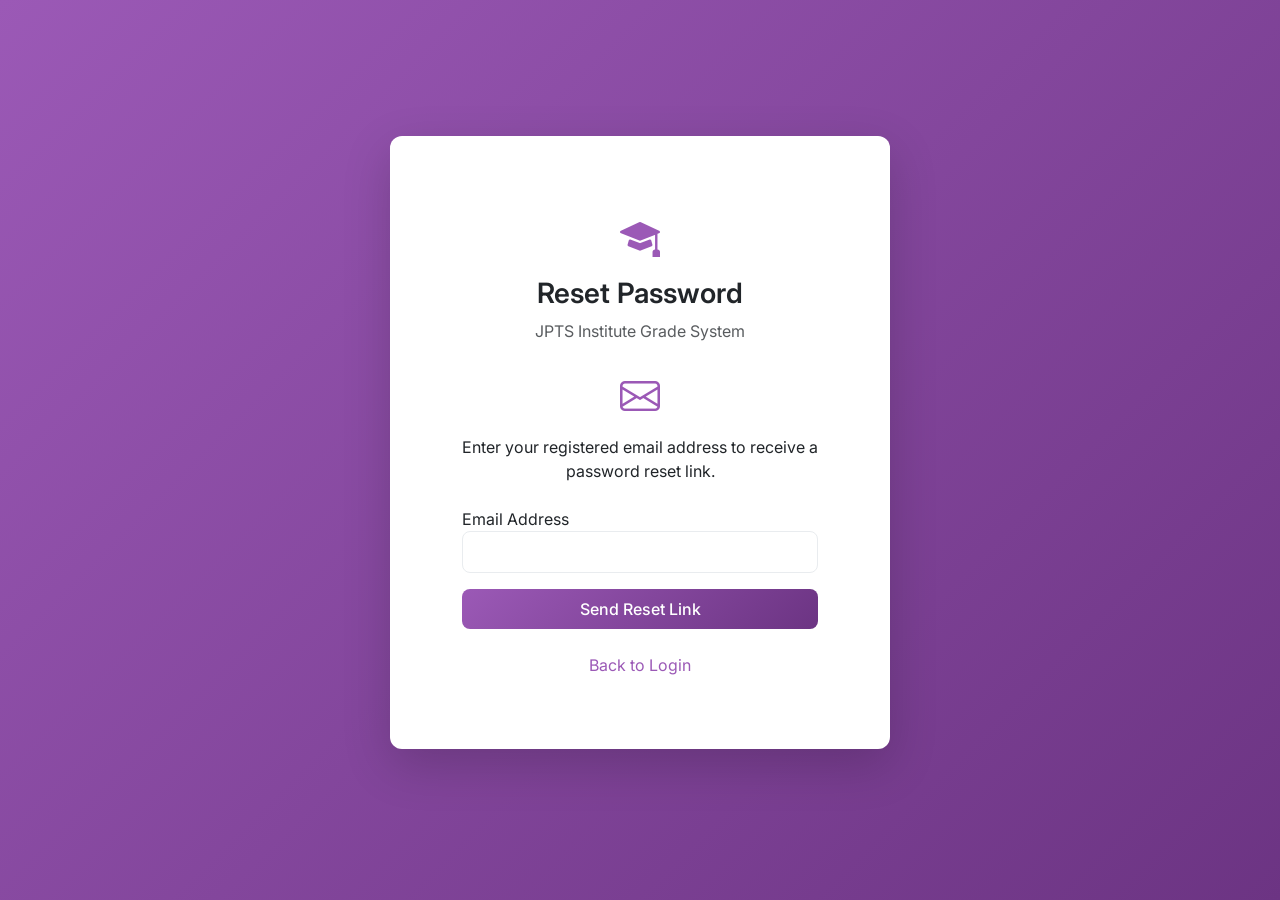
<file: forgot-password.html>
<!-- forgot-password.html - Password Recovery -->
<!DOCTYPE html>
<html lang="en">
<head>
    <meta charset="UTF-8">
    <meta name="viewport" content="width=device-width, initial-scale=1.0">
    <!-- Prevent bfcache and extension conflicts -->
    <meta http-equiv="Cache-Control" content="no-cache, no-store, must-revalidate">
    <meta http-equiv="Pragma" content="no-cache">
    <meta http-equiv="Expires" content="0">
    <title>Forgot Password | JPTS Institute</title>
    <link href="https://cdn.jsdelivr.net/npm/bootstrap@5.3.0/dist/css/bootstrap.min.css" rel="stylesheet">
    <link rel="stylesheet" href="https://cdn.jsdelivr.net/npm/bootstrap-icons@1.11.1/font/bootstrap-icons.css">
    <link href="https://fonts.googleapis.com/css2?family=Inter:wght@300;400;500;600;700&display=swap" rel="stylesheet">
    <link rel="stylesheet" href="assets/css/style.css">
    <style>
        .recovery-container {
            max-width: 500px;
            margin: 0 auto;
        }
        .step {
            display: none;
        }
        .step.active {
            display: block;
            animation: fadeIn 0.5s;
        }
    </style>
</head>
<body class="auth-body">
    <div class="container">
        <div class="recovery-container">
            <div class="card shadow-lg border-0">
                <div class="card-body p-5">
                    <div class="text-center mb-4">
                        <i class="bi bi-mortarboard-fill fs-1 text-primary"></i>
                        <h3 class="mt-2">Reset Password</h3>
                        <p class="text-muted">JPTS Institute Grade System</p>
                    </div>

                    <!-- Step 1: Email -->
                    <div id="step1" class="step active">
                        <div class="text-center mb-4">
                            <i class="bi bi-envelope fs-1 text-primary"></i>
                            <p class="mt-2">Enter your registered email address to receive a password reset link.</p>
                        </div>
                        <form id="emailForm">
                            <div class="mb-3">
                                <label>Email Address</label>
                                <input type="email" class="form-control" id="resetEmail" required>
                            </div>
                            <button type="submit" class="btn btn-primary w-100">Send Reset Link</button>
                        </form>
                    </div>

                    <!-- Step 2: OTP -->
                    <div id="step2" class="step">
                        <div class="text-center mb-4">
                            <i class="bi bi-shield-lock fs-1 text-primary"></i>
                            <p class="mt-2">Enter the 6-digit code sent to your email.</p>
                        </div>
                        <form id="otpForm">
                            <div class="mb-3">
                                <label>Verification Code</label>
                                <input type="text" class="form-control" id="otpCode" maxlength="6" required placeholder="123456">
                            </div>
                            <button type="submit" class="btn btn-primary w-100">Verify Code</button>
                        </form>
                        <div class="text-center mt-3">
                            <button class="btn btn-link" onclick="resendOTP()">Resend Code</button>
                        </div>
                    </div>

                    <!-- Step 3: New Password -->
                    <div id="step3" class="step">
                        <div class="text-center mb-4">
                            <i class="bi bi-key fs-1 text-primary"></i>
                            <p class="mt-2">Create a new strong password for your account.</p>
                        </div>
                        <form id="passwordForm">
                            <div class="mb-3">
                                <label>New Password</label>
                                <input type="password" class="form-control" id="newPassword" required>
                            </div>
                            <div class="mb-3">
                                <label>Confirm Password</label>
                                <input type="password" class="form-control" id="confirmNewPassword" required>
                            </div>
                            <button type="submit" class="btn btn-primary w-100">Reset Password</button>
                        </form>
                    </div>

                    <div class="text-center mt-4">
                        <a href="login.html" class="text-decoration-none">Back to Login</a>
                    </div>
                </div>
            </div>
        </div>
    </div>

    <script src="https://cdn.jsdelivr.net/npm/bootstrap@5.3.0/dist/js/bootstrap.bundle.min.js"></script>
    <script src="assets/js/storage.js"></script>
    <script src="assets/js/auth.js"></script>
    <script>
        let resetEmail = '';
        let generatedOTP = '';

        document.getElementById('emailForm').addEventListener('submit', (e) => {
            e.preventDefault();
            resetEmail = document.getElementById('resetEmail').value;
            
            // Check if email exists
            const user = Storage.findOne('users', u => u.email === resetEmail) || 
                         Storage.findOne('students', s => s.email === resetEmail);
            
            if (!user) {
                Auth.showToast('Email not found in our records', 'danger');
                return;
            }
            
            // Generate OTP
            generatedOTP = Math.floor(100000 + Math.random() * 900000).toString();
            Auth.showToast(`OTP sent: ${generatedOTP} (Demo)`, 'success');
            
            // Move to step 2
            document.getElementById('step1').classList.remove('active');
            document.getElementById('step2').classList.add('active');
        });

        document.getElementById('otpForm').addEventListener('submit', (e) => {
            e.preventDefault();
            const enteredOTP = document.getElementById('otpCode').value;
            
            if (enteredOTP !== generatedOTP) {
                Auth.showToast('Invalid verification code', 'danger');
                return;
            }
            
            document.getElementById('step2').classList.remove('active');
            document.getElementById('step3').classList.add('active');
        });

        document.getElementById('passwordForm').addEventListener('submit', (e) => {
            e.preventDefault();
            const newPassword = document.getElementById('newPassword').value;
            const confirmPassword = document.getElementById('confirmNewPassword').value;
            
            if (newPassword.length < 8) {
                Auth.showToast('Password must be at least 8 characters', 'warning');
                return;
            }
            
            if (newPassword !== confirmPassword) {
                Auth.showToast('Passwords do not match', 'danger');
                return;
            }
            
            // Update password
            let user = Storage.findOne('users', u => u.email === resetEmail);
            if (user) {
                Storage.update('users', user.id, { password: btoa(newPassword) });
            } else {
                let student = Storage.findOne('students', s => s.email === resetEmail);
                if (student) {
                    Storage.update('students', student.id, { password: btoa(newPassword) });
                }
            }
            
            Auth.showToast('Password reset successful! Please login with your new password.', 'success');
            setTimeout(() => window.location.href = 'login.html', 2000);
        });

        function resendOTP() {
            generatedOTP = Math.floor(100000 + Math.random() * 900000).toString();
            Auth.showToast(`New OTP sent: ${generatedOTP} (Demo)`, 'success');
        }
    </script>
</body>
</html>
</file>
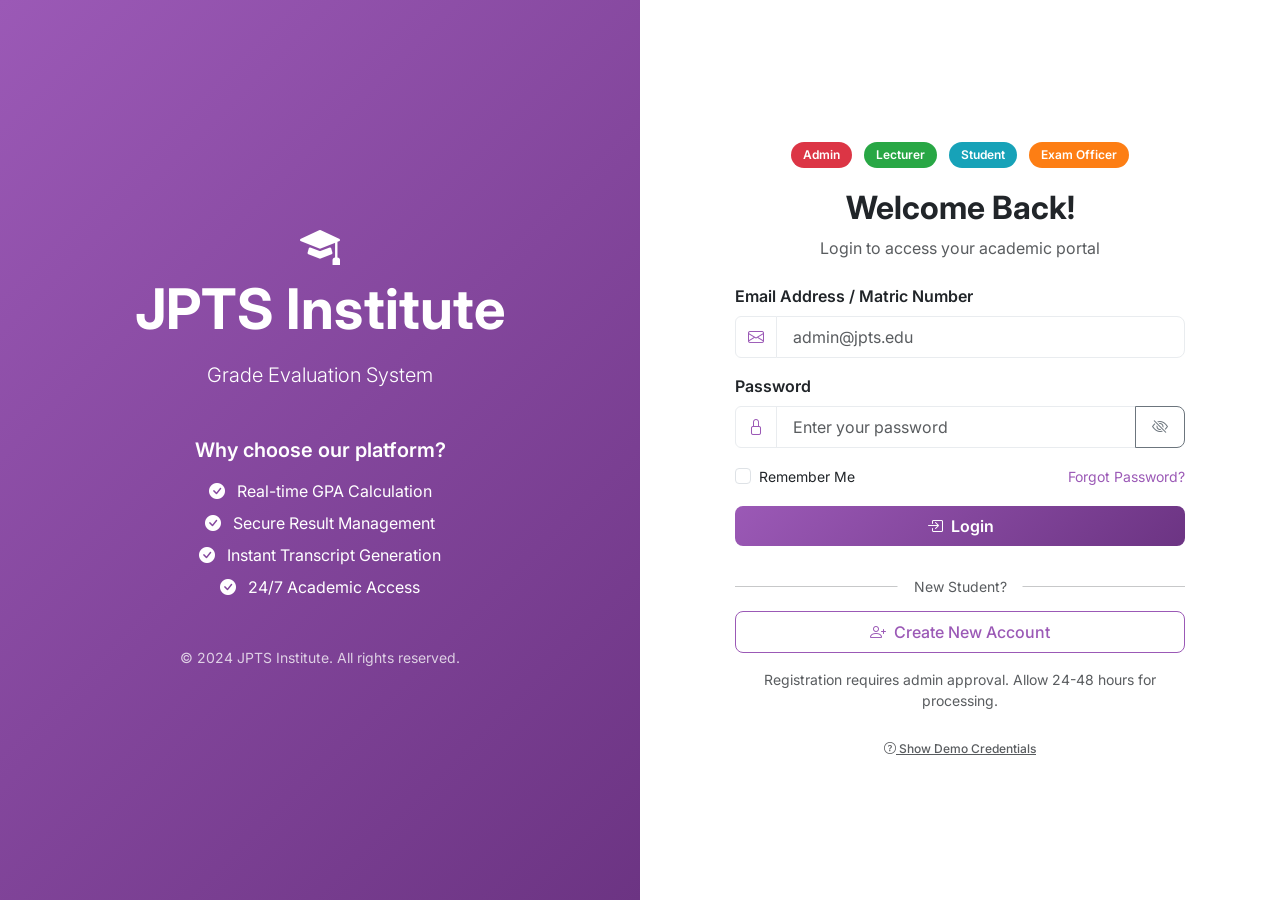
<file: login.html>
<!-- login.html - PATCHED VERSION (only changed sections shown) -->
<!-- Replace the entire login.html content with this fixed version -->

<!DOCTYPE html>
<html lang="en">
<head>
    <meta charset="UTF-8">
    <meta name="viewport" content="width=device-width, initial-scale=1.0">
    <!-- Prevent bfcache and extension conflicts -->
    <meta http-equiv="Cache-Control" content="no-cache, no-store, must-revalidate">
    <meta http-equiv="Pragma" content="no-cache">
    <meta http-equiv="Expires" content="0">
    <title>Login | JPTS Institute - Grade Evaluation System</title>
    <link href="https://cdn.jsdelivr.net/npm/bootstrap@5.3.0/dist/css/bootstrap.min.css" rel="stylesheet">
    <link rel="stylesheet" href="https://cdn.jsdelivr.net/npm/bootstrap-icons@1.11.1/font/bootstrap-icons.css">
    <link href="https://fonts.googleapis.com/css2?family=Inter:wght@300;400;500;600;700;800&display=swap" rel="stylesheet">
    <link rel="stylesheet" href="assets/css/style.css">
    <style>
        .split-screen {
            display: flex;
            min-height: 100vh;
        }
        .left-panel {
            flex: 1;
            background: var(--gradient-primary);
            display: flex;
            align-items: center;
            justify-content: center;
            padding: 2rem;
            position: relative;
            overflow: hidden;
        }
        .right-panel {
            flex: 1;
            display: flex;
            align-items: center;
            justify-content: center;
            padding: 2rem;
            background: var(--bg-light);
        }
        .login-container {
            max-width: 450px;
            width: 100%;
            animation: fadeInUp 0.6s;
        }
        .role-badge {
            display: inline-block;
            padding: 0.25rem 0.75rem;
            border-radius: 20px;
            font-size: 0.75rem;
            font-weight: 600;
            margin: 0.25rem;
        }
        .role-badge.admin { background: #dc3545; color: white; }
        .role-badge.lecturer { background: #28a745; color: white; }
        .role-badge.student { background: #17a2b8; color: white; }
        .role-badge.exam { background: #fd7e14; color: white; }
        @media (max-width: 768px) {
            .split-screen { flex-direction: column; }
            .left-panel { padding: 3rem 2rem; }
        }
        @keyframes fadeInUp {
            from {
                opacity: 0;
                transform: translateY(20px);
            }
            to {
                opacity: 1;
                transform: translateY(0);
            }
        }
    </style>
</head>
<body>
    <div class="split-screen">
        <!-- Left Panel - Branding & Features -->
        <div class="left-panel">
            <div class="text-center text-white" style="position: relative; z-index: 1;">
                <i class="bi bi-mortarboard-fill fs-1 mb-3"></i>
                <h1 class="display-4 fw-bold mb-3">JPTS Institute</h1>
                <p class="lead mb-4">Grade Evaluation System</p>
                <div class="mt-5">
                    <h5>Why choose our platform?</h5>
                    <ul class="list-unstyled mt-3">
                        <li class="mb-2"><i class="bi bi-check-circle-fill me-2"></i> Real-time GPA Calculation</li>
                        <li class="mb-2"><i class="bi bi-check-circle-fill me-2"></i> Secure Result Management</li>
                        <li class="mb-2"><i class="bi bi-check-circle-fill me-2"></i> Instant Transcript Generation</li>
                        <li class="mb-2"><i class="bi bi-check-circle-fill me-2"></i> 24/7 Academic Access</li>
                    </ul>
                </div>
                <div class="mt-5">
                    <p class="small opacity-75">© 2024 JPTS Institute. All rights reserved.</p>
                </div>
            </div>
        </div>

        <!-- Right Panel - Login Form -->
        <div class="right-panel">
            <div class="login-container">
                <div class="text-center mb-4">
                    <div class="mb-3">
                        <span class="role-badge admin">Admin</span>
                        <span class="role-badge lecturer">Lecturer</span>
                        <span class="role-badge student">Student</span>
                        <span class="role-badge exam">Exam Officer</span>
                    </div>
                    <h2 class="fw-bold">Welcome Back!</h2>
                    <p class="text-muted">Login to access your academic portal</p>
                </div>

                <form id="loginForm">
                    <div class="mb-3">
                        <label class="form-label fw-semibold">Email Address / Matric Number</label>
                        <div class="input-group">
                            <span class="input-group-text bg-white"><i class="bi bi-envelope text-primary"></i></span>
                            <input type="email" class="form-control" id="email" required placeholder="admin@jpts.edu">
                        </div>
                    </div>
                    <div class="mb-3">
                        <label class="form-label fw-semibold">Password</label>
                        <div class="input-group">
                            <span class="input-group-text bg-white"><i class="bi bi-lock text-primary"></i></span>
                            <input type="password" class="form-control" id="password" required placeholder="Enter your password">
                            <button class="btn btn-outline-secondary toggle-password" type="button">
                                <i class="bi bi-eye-slash"></i>
                            </button>
                        </div>
                    </div>
                    <div class="mb-3 d-flex justify-content-between align-items-center">
                        <div class="form-check">
                            <input type="checkbox" class="form-check-input" id="rememberMe">
                            <label class="form-check-label small">Remember Me</label>
                        </div>
                        <a href="forgot-password.html" class="text-decoration-none small">Forgot Password?</a>
                    </div>
                    <button type="submit" class="btn btn-primary w-100 py-2 mb-3 fw-semibold">
                        <i class="bi bi-box-arrow-in-right me-2"></i>Login
                    </button>
                </form>

                <div class="text-center">
                    <div class="position-relative my-4">
                        <hr>
                        <span class="position-absolute top-50 start-50 translate-middle bg-white px-3 text-muted small">New Student?</span>
                    </div>
                    <!-- FIXED: Use correct relative path -->
                    <a href="register.html" class="btn btn-outline-primary w-100 py-2" id="registerBtn">
                        <i class="bi bi-person-plus me-2"></i>Create New Account
                    </a>
                    <p class="mt-3 small text-muted">
                        Registration requires admin approval. Allow 24-48 hours for processing.
                    </p>
                </div>

                <!-- Demo Credentials -->
                <div class="mt-4">
                    <div class="text-center">
                        <button class="btn btn-link btn-sm text-muted" type="button" data-bs-toggle="collapse" data-bs-target="#demoCredentials">
                            <i class="bi bi-question-circle"></i> Show Demo Credentials
                        </button>
                    </div>
                    <div class="collapse mt-2" id="demoCredentials">
                        <div class="card card-body bg-light small">
                            <p class="mb-1"><strong>👑 Admin:</strong> admin@jpts.edu / admin123</p>
                            <p class="mb-1"><strong>👨‍🏫 Lecturer:</strong> lecturer@jpts.edu / lecturer123</p>
                            <p class="mb-1"><strong>👩‍🎓 Student:</strong> student@jpts.edu / student123</p>
                            <p class="mb-0"><strong>📋 Exam Officer:</strong> exam.officer@jpts.edu / exam123</p>
                        </div>
                    </div>
                </div>
            </div>
        </div>
    </div>

    <script src="https://cdn.jsdelivr.net/npm/bootstrap@5.3.0/dist/js/bootstrap.bundle.min.js"></script>
    <script src="assets/js/storage.js"></script>
    <script src="assets/js/auth.js"></script>
</body>
</html>
</file>
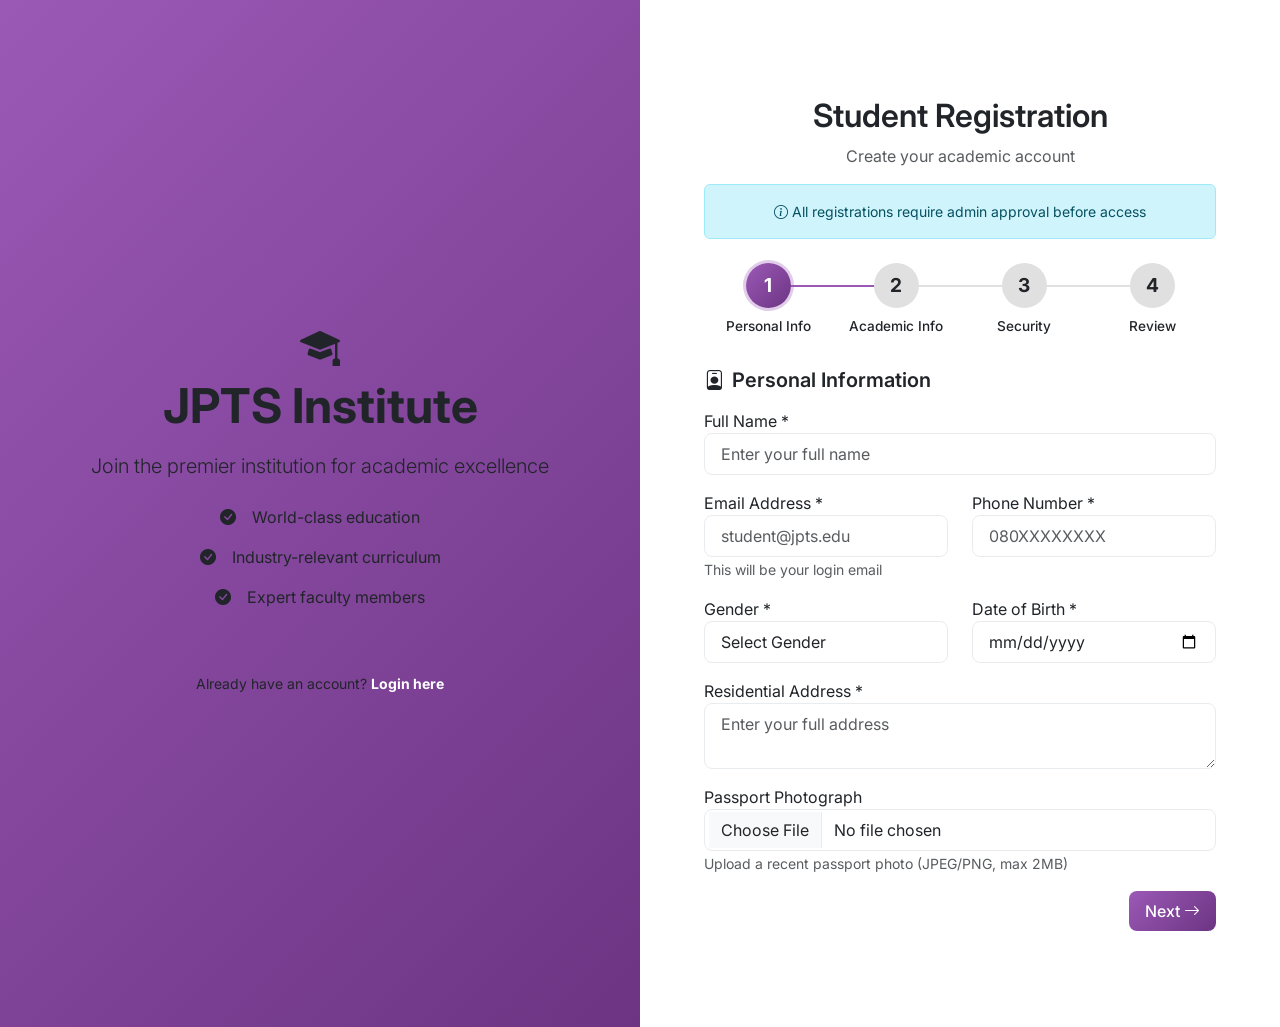
<file: register.html>
<!-- register.html - Complete Student Registration Portal -->
<!DOCTYPE html>
<html lang="en">
<head>
    <meta charset="UTF-8">
    <meta name="viewport" content="width=device-width, initial-scale=1.0">
    <!-- Prevent bfcache and extension conflicts -->
    <meta http-equiv="Cache-Control" content="no-cache, no-store, must-revalidate">
    <meta http-equiv="Pragma" content="no-cache">
    <meta http-equiv="Expires" content="0">
    <title>Student Registration | JPTS Institute</title>
    <link href="https://cdn.jsdelivr.net/npm/bootstrap@5.3.0/dist/css/bootstrap.min.css" rel="stylesheet">
    <link rel="stylesheet" href="https://cdn.jsdelivr.net/npm/bootstrap-icons@1.11.1/font/bootstrap-icons.css">
    <link href="https://fonts.googleapis.com/css2?family=Inter:wght@300;400;500;600;700;800&display=swap" rel="stylesheet">
    <link rel="stylesheet" href="assets/css/style.css">
    <style>
        .registration-container {
            max-width: 900px;
            margin: 2rem auto;
            padding: 2rem;
        }
        .form-step {
            display: none;
        }
        .form-step.active {
            display: block;
            animation: fadeIn 0.5s;
        }
        .step-indicator {
            display: flex;
            justify-content: space-between;
            margin-bottom: 2rem;
            position: relative;
        }
        .step {
            flex: 1;
            text-align: center;
            position: relative;
            z-index: 2;
        }
        .step .circle {
            width: 45px;
            height: 45px;
            background: #e0e0e0;
            border-radius: 50%;
            display: inline-flex;
            align-items: center;
            justify-content: center;
            font-weight: bold;
            font-size: 1.2rem;
            transition: all 0.3s;
        }
        .step.active .circle {
            background: var(--gradient-primary);
            color: white;
            box-shadow: 0 0 0 3px rgba(155, 89, 182, 0.3);
        }
        .step.completed .circle {
            background: #28a745;
            color: white;
        }
        .step .label {
            margin-top: 0.5rem;
            font-size: 0.85rem;
            font-weight: 500;
        }
        .step:not(:last-child):before {
            content: '';
            position: absolute;
            top: 22px;
            left: 50%;
            width: 100%;
            height: 2px;
            background: #e0e0e0;
            z-index: -1;
        }
        .step.active:not(:last-child):before,
        .step.completed:not(:last-child):before {
            background: var(--primary-color);
        }
        .passport-preview {
            width: 120px;
            height: 120px;
            border-radius: 50%;
            object-fit: cover;
            border: 3px solid var(--primary-color);
            margin-top: 0.5rem;
        }
        .password-strength {
            height: 4px;
            margin-top: 5px;
            border-radius: 2px;
            transition: all 0.3s;
        }
        .strength-weak { width: 33%; background: #dc3545; }
        .strength-medium { width: 66%; background: #ffc107; }
        .strength-strong { width: 100%; background: #28a745; }
        .info-card {
            background: linear-gradient(135deg, #667eea 0%, #764ba2 100%);
            color: white;
            border-radius: 15px;
            padding: 2rem;
            height: 100%;
        }
        .split-layout {
            min-height: 100vh;
            display: flex;
        }
        .info-side {
            flex: 1;
            background: var(--gradient-primary);
            display: flex;
            align-items: center;
            justify-content: center;
            padding: 2rem;
        }
        .form-side {
            flex: 1;
            display: flex;
            align-items: center;
            justify-content: center;
            padding: 2rem;
            background: var(--bg-light);
        }
        @media (max-width: 768px) {
            .split-layout {
                flex-direction: column;
            }
            .info-side {
                padding: 2rem;
                text-align: center;
            }
        }
    </style>
</head>
<body>
    <div class="split-layout">
        <!-- Left Side - Information -->
        <div class="info-side">
            <div class="text-center">
                <i class="bi bi-mortarboard-fill fs-1 mb-3"></i>
                <h1 class="display-5 fw-bold mb-3">JPTS Institute</h1>
                <p class="lead mb-4">Join the premier institution for academic excellence</p>
                <div class="mt-4">
                    <div class="d-flex align-items-center justify-content-center gap-3 mb-3">
                        <i class="bi bi-check-circle-fill"></i>
                        <span>World-class education</span>
                    </div>
                    <div class="d-flex align-items-center justify-content-center gap-3 mb-3">
                        <i class="bi bi-check-circle-fill"></i>
                        <span>Industry-relevant curriculum</span>
                    </div>
                    <div class="d-flex align-items-center justify-content-center gap-3 mb-3">
                        <i class="bi bi-check-circle-fill"></i>
                        <span>Expert faculty members</span>
                    </div>
                </div>
                <div class="mt-5 pt-3">
                    <p class="small">Already have an account? <a href="login.html" class="text-white fw-bold">Login here</a></p>
                </div>
            </div>
        </div>

        <!-- Right Side - Registration Form -->
        <div class="form-side">
            <div class="registration-container w-100">
                <div class="text-center mb-4">
                    <h2>Student Registration</h2>
                    <p class="text-muted">Create your academic account</p>
                    <div class="alert alert-info small">
                        <i class="bi bi-info-circle"></i> All registrations require admin approval before access
                    </div>
                </div>

                <!-- Step Indicators -->
                <div class="step-indicator">
                    <div class="step active" id="step1Indicator">
                        <div class="circle">1</div>
                        <div class="label">Personal Info</div>
                    </div>
                    <div class="step" id="step2Indicator">
                        <div class="circle">2</div>
                        <div class="label">Academic Info</div>
                    </div>
                    <div class="step" id="step3Indicator">
                        <div class="circle">3</div>
                        <div class="label">Security</div>
                    </div>
                    <div class="step" id="step4Indicator">
                        <div class="circle">4</div>
                        <div class="label">Review</div>
                    </div>
                </div>

                <form id="registerForm">
                    <!-- Step 1: Personal Information -->
                    <div class="form-step active" id="step1">
                        <h5 class="mb-3"><i class="bi bi-person-badge me-2"></i>Personal Information</h5>
                        <div class="row">
                            <div class="col-md-12 mb-3">
                                <label>Full Name *</label>
                                <input type="text" class="form-control" id="fullName" required placeholder="Enter your full name">
                            </div>
                            <div class="col-md-6 mb-3">
                                <label>Email Address *</label>
                                <input type="email" class="form-control" id="email" required placeholder="student@jpts.edu">
                                <small class="text-muted">This will be your login email</small>
                            </div>
                            <div class="col-md-6 mb-3">
                                <label>Phone Number *</label>
                                <input type="tel" class="form-control" id="phone" required placeholder="080XXXXXXXX">
                            </div>
                            <div class="col-md-6 mb-3">
                                <label>Gender *</label>
                                <select class="form-select" id="gender" required>
                                    <option value="">Select Gender</option>
                                    <option value="Male">Male</option>
                                    <option value="Female">Female</option>
                                </select>
                            </div>
                            <div class="col-md-6 mb-3">
                                <label>Date of Birth *</label>
                                <input type="date" class="form-control" id="dateOfBirth" required>
                            </div>
                            <div class="col-12 mb-3">
                                <label>Residential Address *</label>
                                <textarea class="form-control" id="address" rows="2" required placeholder="Enter your full address"></textarea>
                            </div>
                            <div class="col-12 mb-3">
                                <label>Passport Photograph</label>
                                <input type="file" class="form-control" id="passport" accept="image/jpeg,image/png,image/jpg">
                                <small class="text-muted">Upload a recent passport photo (JPEG/PNG, max 2MB)</small>
                                <div id="passportPreviewContainer"></div>
                            </div>
                        </div>
                        <div class="d-flex justify-content-end">
                            <button type="button" class="btn btn-primary" onclick="nextStep(2)">Next <i class="bi bi-arrow-right"></i></button>
                        </div>
                    </div>

                    <!-- Step 2: Academic Information -->
                    <div class="form-step" id="step2">
                        <h5 class="mb-3"><i class="bi bi-mortarboard me-2"></i>Academic Information</h5>
                        <div class="row">
                            <div class="col-md-12 mb-3">
                                <label>Matric Number *</label>
                                <input type="text" class="form-control" id="matricNumber" required placeholder="JPT/2024/XXX">
                                <small class="text-muted">Enter your official matriculation number</small>
                                <div id="matricError" class="text-danger small mt-1"></div>
                            </div>
                            <div class="col-md-6 mb-3">
                                <label>Department *</label>
                                <select class="form-select" id="department" required>
                                    <option value="">Select Department</option>
                                    <option value="Computer Science">Computer Science</option>
                                    <option value="Engineering">Engineering</option>
                                    <option value="Business Administration">Business Administration</option>
                                    <option value="Medicine">Medicine</option>
                                    <option value="Law">Law</option>
                                </select>
                            </div>
                            <div class="col-md-6 mb-3">
                                <label>Level *</label>
                                <select class="form-select" id="level" required>
                                    <option value="">Select Level</option>
                                    <option value="100">100 Level (Freshman)</option>
                                    <option value="200">200 Level (Sophomore)</option>
                                    <option value="300">300 Level (Junior)</option>
                                    <option value="400">400 Level (Senior)</option>
                                    <option value="500">500 Level (Graduate)</option>
                                </select>
                            </div>
                            <div class="col-md-6 mb-3">
                                <label>Current Semester *</label>
                                <select class="form-select" id="semester" required>
                                    <option value="">Select Semester</option>
                                    <option value="First">First Semester</option>
                                    <option value="Second">Second Semester</option>
                                </select>
                            </div>
                            <div class="col-md-6 mb-3">
                                <label>Session *</label>
                                <select class="form-select" id="session" required>
                                    <option value="2023/2024">2023/2024 Academic Session</option>
                                    <option value="2024/2025">2024/2025 Academic Session</option>
                                </select>
                            </div>
                        </div>
                        <div class="d-flex justify-content-between">
                            <button type="button" class="btn btn-secondary" onclick="prevStep(1)"><i class="bi bi-arrow-left"></i> Back</button>
                            <button type="button" class="btn btn-primary" onclick="nextStep(3)">Next <i class="bi bi-arrow-right"></i></button>
                        </div>
                    </div>

                    <!-- Step 3: Security -->
                    <div class="form-step" id="step3">
                        <h5 class="mb-3"><i class="bi bi-shield-lock me-2"></i>Account Security</h5>
                        <div class="row">
                            <div class="col-md-12 mb-3">
                                <label>Password *</label>
                                <div class="input-group">
                                    <input type="password" class="form-control" id="password" required>
                                    <button class="btn btn-outline-secondary toggle-password" type="button">
                                        <i class="bi bi-eye-slash"></i>
                                    </button>
                                </div>
                                <div class="password-strength-meter mt-2">
                                    <div class="password-strength" id="passwordStrength"></div>
                                </div>
                                <small class="text-muted">Minimum 8 characters, at least one uppercase, one lowercase, one number</small>
                                <div id="passwordError" class="text-danger small mt-1"></div>
                            </div>
                            <div class="col-md-12 mb-3">
                                <label>Confirm Password *</label>
                                <div class="input-group">
                                    <input type="password" class="form-control" id="confirmPassword" required>
                                    <button class="btn btn-outline-secondary toggle-password" type="button">
                                        <i class="bi bi-eye-slash"></i>
                                    </button>
                                </div>
                                <div id="confirmError" class="text-danger small mt-1"></div>
                            </div>
                        </div>
                        <div class="alert alert-warning mt-3">
                            <i class="bi bi-exclamation-triangle-fill me-2"></i>
                            <strong>Important:</strong> Your account will be reviewed by the administration before activation.
                        </div>
                        <div class="d-flex justify-content-between">
                            <button type="button" class="btn btn-secondary" onclick="prevStep(2)"><i class="bi bi-arrow-left"></i> Back</button>
                            <button type="button" class="btn btn-primary" onclick="nextStep(4)">Next <i class="bi bi-arrow-right"></i></button>
                        </div>
                    </div>

                    <!-- Step 4: Review & Submit -->
                    <div class="form-step" id="step4">
                        <h5 class="mb-3"><i class="bi bi-check-circle me-2"></i>Review Your Information</h5>
                        <div class="dashboard-card mb-3" id="reviewContent">
                            <!-- Review content will be populated here -->
                        </div>
                        <div class="form-check mb-3">
                            <input class="form-check-input" type="checkbox" id="termsCheck" required>
                            <label class="form-check-label">
                                I confirm that all information provided is accurate and complete to the best of my knowledge.
                            </label>
                        </div>
                        <div class="d-flex justify-content-between">
                            <button type="button" class="btn btn-secondary" onclick="prevStep(3)"><i class="bi bi-arrow-left"></i> Back</button>
                            <button type="submit" class="btn btn-success">Submit Registration <i class="bi bi-send-check"></i></button>
                        </div>
                    </div>
                </form>
            </div>
        </div>
    </div>

    <script src="https://cdn.jsdelivr.net/npm/bootstrap@5.3.0/dist/js/bootstrap.bundle.min.js"></script>
    <script src="assets/js/storage.js"></script>
    <script src="assets/js/auth.js"></script>
    <script>
        let currentStep = 1;
        let registrationData = {};

        // Passport preview
        document.getElementById('passport').addEventListener('change', function(e) {
            const file = e.target.files[0];
            if (file) {
                if (file.size > 2 * 1024 * 1024) {
                    alert('File too large. Maximum size is 2MB.');
                    this.value = '';
                    return;
                }
                const reader = new FileReader();
                reader.onload = function(event) {
                    const container = document.getElementById('passportPreviewContainer');
                    container.innerHTML = `<img src="${event.target.result}" class="passport-preview">`;
                };
                reader.readAsDataURL(file);
            }
        });

        // Password strength meter
        document.getElementById('password').addEventListener('input', function() {
            const password = this.value;
            const strengthDiv = document.getElementById('passwordStrength');
            let strength = 0;
            let message = '';
            
            if (password.length >= 8) strength++;
            if (password.match(/[a-z]/) && password.match(/[A-Z]/)) strength++;
            if (password.match(/\d/)) strength++;
            if (password.match(/[^a-zA-Z\d]/)) strength++;
            
            strengthDiv.className = 'password-strength';
            if (strength === 0) { strengthDiv.style.width = '0%'; message = ''; }
            else if (strength <= 2) { strengthDiv.classList.add('strength-weak'); message = 'Weak password'; }
            else if (strength <= 3) { strengthDiv.classList.add('strength-medium'); message = 'Medium password'; }
            else { strengthDiv.classList.add('strength-strong'); message = 'Strong password'; }
            
            document.getElementById('passwordError').textContent = message;
        });

        // Password confirmation
        document.getElementById('confirmPassword').addEventListener('input', function() {
            const password = document.getElementById('password').value;
            const confirm = this.value;
            const errorDiv = document.getElementById('confirmError');
            if (password !== confirm) {
                errorDiv.textContent = 'Passwords do not match';
            } else {
                errorDiv.textContent = '';
            }
        });

        // Matric number validation
        document.getElementById('matricNumber').addEventListener('blur', function() {
            const matric = this.value;
            const errorDiv = document.getElementById('matricError');
            const students = Storage.get('students');
            const existing = students.find(s => s.matricNumber === matric);
            if (existing) {
                errorDiv.textContent = 'Matric number already registered';
                this.classList.add('is-invalid');
            } else {
                errorDiv.textContent = '';
                this.classList.remove('is-invalid');
            }
        });

        function nextStep(step) {
            if (!validateStep(currentStep)) return;
            
            // Save current step data
            saveStepData(currentStep);
            
            document.getElementById(`step${currentStep}`).classList.remove('active');
            document.getElementById(`step${step}Indicator`).classList.add('active');
            if (currentStep < step) {
                document.getElementById(`step${currentStep}Indicator`).classList.add('completed');
            }
            document.getElementById(`step${step}`).classList.add('active');
            
            if (step === 4) {
                updateReview();
            }
            
            currentStep = step;
        }

        function prevStep(step) {
            document.getElementById(`step${currentStep}`).classList.remove('active');
            document.getElementById(`step${step}Indicator`).classList.remove('active', 'completed');
            document.getElementById(`step${step}`).classList.add('active');
            currentStep = step;
        }

        function validateStep(step) {
            if (step === 1) {
                const fullName = document.getElementById('fullName').value;
                const email = document.getElementById('email').value;
                const phone = document.getElementById('phone').value;
                const gender = document.getElementById('gender').value;
                const dateOfBirth = document.getElementById('dateOfBirth').value;
                const address = document.getElementById('address').value;
                
                if (!fullName || !email || !phone || !gender || !dateOfBirth || !address) {
                    Auth.showToast('Please fill all required fields', 'warning');
                    return false;
                }
                if (!email.includes('@')) {
                    Auth.showToast('Please enter a valid email address', 'warning');
                    return false;
                }
                return true;
            }
            if (step === 2) {
                const matricNumber = document.getElementById('matricNumber').value;
                const department = document.getElementById('department').value;
                const level = document.getElementById('level').value;
                const semester = document.getElementById('semester').value;
                
                if (!matricNumber || !department || !level || !semester) {
                    Auth.showToast('Please fill all academic fields', 'warning');
                    return false;
                }
                return true;
            }
            if (step === 3) {
                const password = document.getElementById('password').value;
                const confirm = document.getElementById('confirmPassword').value;
                if (password.length < 8) {
                    Auth.showToast('Password must be at least 8 characters', 'warning');
                    return false;
                }
                if (password !== confirm) {
                    Auth.showToast('Passwords do not match', 'warning');
                    return false;
                }
                return true;
            }
            return true;
        }

        function saveStepData(step) {
            if (step === 1) {
                registrationData.name = document.getElementById('fullName').value;
                registrationData.email = document.getElementById('email').value;
                registrationData.phone = document.getElementById('phone').value;
                registrationData.gender = document.getElementById('gender').value;
                registrationData.dateOfBirth = document.getElementById('dateOfBirth').value;
                registrationData.address = document.getElementById('address').value;
            } else if (step === 2) {
                registrationData.matricNumber = document.getElementById('matricNumber').value;
                registrationData.department = document.getElementById('department').value;
                registrationData.level = document.getElementById('level').value;
                registrationData.semester = document.getElementById('semester').value;
                registrationData.session = document.getElementById('session').value;
            } else if (step === 3) {
                registrationData.password = document.getElementById('password').value;
            }
        }

        function updateReview() {
            const reviewDiv = document.getElementById('reviewContent');
            reviewDiv.innerHTML = `
                <div class="row">
                    <div class="col-md-6">
                        <strong>Personal Information</strong>
                        <hr class="my-2">
                        <p class="mb-1"><strong>Name:</strong> ${registrationData.name || 'N/A'}</p>
                        <p class="mb-1"><strong>Email:</strong> ${registrationData.email || 'N/A'}</p>
                        <p class="mb-1"><strong>Phone:</strong> ${registrationData.phone || 'N/A'}</p>
                        <p class="mb-1"><strong>Gender:</strong> ${registrationData.gender || 'N/A'}</p>
                        <p class="mb-1"><strong>DOB:</strong> ${registrationData.dateOfBirth || 'N/A'}</p>
                        <p class="mb-1"><strong>Address:</strong> ${registrationData.address || 'N/A'}</p>
                    </div>
                    <div class="col-md-6">
                        <strong>Academic Information</strong>
                        <hr class="my-2">
                        <p class="mb-1"><strong>Matric No:</strong> ${registrationData.matricNumber || 'N/A'}</p>
                        <p class="mb-1"><strong>Department:</strong> ${registrationData.department || 'N/A'}</p>
                        <p class="mb-1"><strong>Level:</strong> ${registrationData.level || 'N/A'}</p>
                        <p class="mb-1"><strong>Semester:</strong> ${registrationData.semester || 'N/A'}</p>
                        <p class="mb-1"><strong>Session:</strong> ${registrationData.session || 'N/A'}</p>
                    </div>
                </div>
                <hr>
                <div class="alert alert-info small mb-0">
                    <i class="bi bi-clock-history"></i> Registration submitted for admin approval. You will receive an email notification once approved.
                </div>
            `;
        }

        // Form submission
        document.getElementById('registerForm').addEventListener('submit', async (e) => {
            e.preventDefault();
            
            if (!document.getElementById('termsCheck').checked) {
                Auth.showToast('Please accept the terms and conditions', 'warning');
                return;
            }
            
            // Handle passport upload
            const passportFile = document.getElementById('passport').files[0];
            if (passportFile) {
                const reader = new FileReader();
                reader.onloadend = () => {
                    registrationData.passport = reader.result;
                    const result = Auth.registerStudent(registrationData);
                    Auth.showToast(result.message, result.success ? 'success' : 'danger');
                    if (result.success) {
                        setTimeout(() => window.location.href = 'login.html', 3000);
                    }
                };
                reader.readAsDataURL(passportFile);
            } else {
                registrationData.passport = '';
                const result = Auth.registerStudent(registrationData);
                Auth.showToast(result.message, result.success ? 'success' : 'danger');
                if (result.success) {
                    setTimeout(() => window.location.href = 'login.html', 3000);
                }
            }
        });

        // Password toggle
        document.querySelectorAll('.toggle-password').forEach(btn => {
            btn.addEventListener('click', function() {
                const input = this.previousElementSibling;
                const type = input.type === 'password' ? 'text' : 'password';
                input.type = type;
                const icon = this.querySelector('i');
                icon.classList.toggle('bi-eye');
                icon.classList.toggle('bi-eye-slash');
            });
        });
    </script>
</body>
</html>
</file>
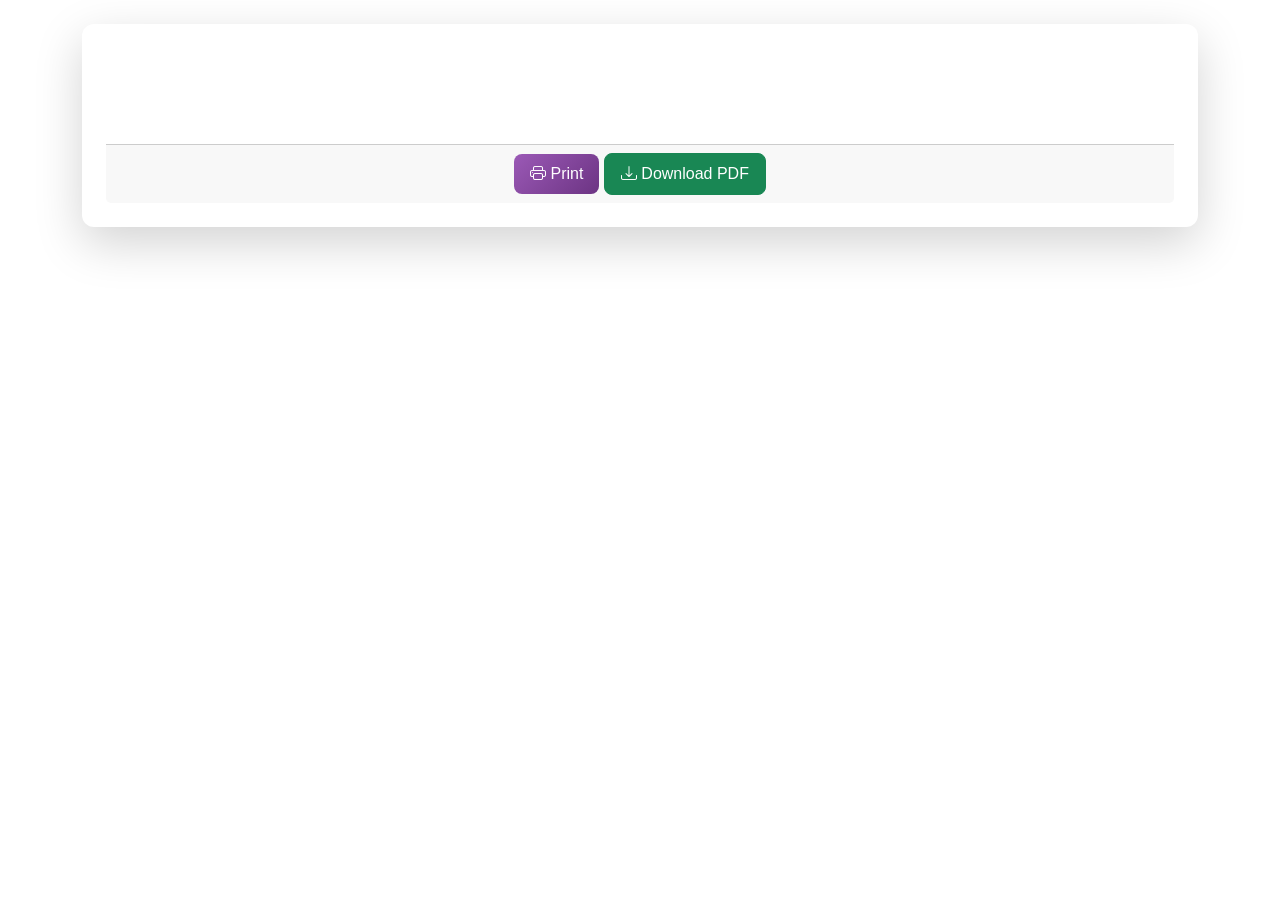
<file: transcript.html>
<!-- transcript.html -->
<!DOCTYPE html>
<html lang="en">
<head>
    <meta charset="UTF-8">
    <meta name="viewport" content="width=device-width, initial-scale=1.0">
    <!-- Prevent bfcache and extension conflicts -->
    <meta http-equiv="Cache-Control" content="no-cache, no-store, must-revalidate">
    <meta http-equiv="Pragma" content="no-cache">
    <meta http-equiv="Expires" content="0">
    <title>Academic Transcript | JPTS Institute</title>
    <link href="https://cdn.jsdelivr.net/npm/bootstrap@5.3.0/dist/css/bootstrap.min.css" rel="stylesheet">
    <link rel="stylesheet" href="https://cdn.jsdelivr.net/npm/bootstrap-icons@1.11.1/font/bootstrap-icons.css">
    <link rel="stylesheet" href="assets/css/style.css">
</head>
<body>
    <div class="container mt-4">
        <div class="card shadow-lg">
            <div class="card-body p-5" id="transcriptContent">
                <!-- Transcript content dynamically generated -->
            </div>
            <div class="card-footer text-center">
                <button class="btn btn-primary" onclick="window.print()"><i class="bi bi-printer"></i> Print</button>
                <button class="btn btn-success" id="downloadPDF"><i class="bi bi-download"></i> Download PDF</button>
            </div>
        </div>
    </div>
    <script src="https://cdn.jsdelivr.net/npm/bootstrap@5.3.0/dist/js/bootstrap.bundle.min.js"></script>
    <script src="assets/js/storage.js"></script>
    <script src="assets/js/result-engine.js"></script>
    <script src="assets/js/app.js"></script>
</body>
</html>
</file>
<file: assets/css/style.css>
/* assets/css/style.css - COMPLETE ENHANCED FILE
   Professional Academic Styling with Print Support and Dashboard Components
*/

/* ============================================================
   CSS VARIABLES & THEMING
   ============================================================ */
:root {
    /* School Colors: Purple/Lilac Primary */
    --primary-color: #9b59b6;
    --primary-light: #af7ac5;
    --primary-dark: #6c3483;
    --primary-rgb: 155, 89, 182;
    --secondary-color: #8e44ad;
    --accent-color: #d2b4de;
    
    /* Semantic Colors */
    --danger-color: #dc3545;
    --success-color: #28a745;
    --warning-color: #ffc107;
    --info-color: #17a2b8;
    
    /* Background & Text */
    --bg-light: #ffffff;
    --bg-dark: #000000;
    --bg-gray: #f5f7fb;
    --card-bg: #ffffff;
    --text-primary: #212529;
    --text-muted: #6c757d;
    --text-light: #ffffff;
    --border-color: #e9ecef;
    
    /* Layout */
    --sidebar-width: 280px;
    --sidebar-collapsed-width: 80px;
    --transition-speed: 0.3s;
    --header-height: 70px;
    
    /* Shadows */
    --shadow-sm: 0 2px 4px rgba(0,0,0,0.05);
    --shadow-md: 0 4px 6px rgba(0,0,0,0.07);
    --shadow-lg: 0 10px 15px -3px rgba(0,0,0,0.1);
    --shadow-xl: 0 20px 25px -5px rgba(0,0,0,0.1);
    
    /* Gradients */
    --gradient-primary: linear-gradient(135deg, #9b59b6 0%, #6c3483 100%);
    --gradient-lilac: linear-gradient(135deg, #af7ac5 0%, #9b59b6 100%);
    --gradient-success: linear-gradient(135deg, #28a745 0%, #20c997 100%);
    --gradient-danger: linear-gradient(135deg, #dc3545 0%, #c82333 100%);
    --gradient-warning: linear-gradient(135deg, #ffc107 0%, #e0a800 100%);
    
    /* Border Radius */
    --radius-sm: 0.375rem;
    --radius-md: 0.5rem;
    --radius-lg: 0.75rem;
    --radius-xl: 1rem;
    --radius-2xl: 1.5rem;
}

[data-theme="dark"] {
    --bg-light: #1a1a2e;
    --bg-gray: #16213e;
    --card-bg: #16213e;
    --text-primary: #ffffff;
    --text-muted: #a0a0a0;
    --border-color: #2d2d3d;
    --primary-color: #bb8fce;
    --primary-dark: #9b59b6;
    --shadow-sm: 0 2px 4px rgba(0,0,0,0.2);
    --shadow-md: 0 4px 6px rgba(0,0,0,0.25);
}

/* ============================================================
   BASE STYLES
   ============================================================ */
* {
    margin: 0;
    padding: 0;
    box-sizing: border-box;
}

body {
    font-family: 'Inter', -apple-system, BlinkMacSystemFont, 'Segoe UI', Roboto, sans-serif;
    background: var(--bg-light);
    color: var(--text-primary);
    transition: background var(--transition-speed), color var(--transition-speed);
    line-height: 1.5;
    overflow-x: hidden;
}

/* Typography */
h1, h2, h3, h4, h5, h6 {
    font-weight: 600;
    line-height: 1.25;
    margin-bottom: 0.5rem;
}

a {
    color: var(--primary-color);
    text-decoration: none;
    transition: color 0.2s;
}

a:hover {
    color: var(--primary-dark);
}

/* ============================================================
   GLASSMORPHISM & NAVIGATION
   ============================================================ */
.glass-nav {
    background: rgba(255, 255, 255, 0.95);
    backdrop-filter: blur(10px);
    box-shadow: var(--shadow-md);
    border-bottom: 1px solid rgba(155, 89, 182, 0.1);
}

[data-theme="dark"] .glass-nav {
    background: rgba(22, 33, 62, 0.95);
}

.navbar-brand {
    font-weight: 700;
    font-size: 1.5rem;
}

.navbar-brand i {
    color: var(--primary-color);
    margin-right: 0.5rem;
}

/* ============================================================
   HERO SECTION
   ============================================================ */
.hero-section {
    position: relative;
    overflow: hidden;
    background: var(--gradient-primary);
    min-height: 100vh;
    display: flex;
    align-items: center;
}

.hero-section::before {
    content: '';
    position: absolute;
    top: 0;
    left: 0;
    right: 0;
    bottom: 0;
    background: url('data:image/svg+xml,<svg xmlns="http://www.w3.org/2000/svg" viewBox="0 0 1440 320"><path fill="rgba(255,255,255,0.1)" d="M0,96L48,112C96,128,192,160,288,160C384,160,480,128,576,122.7C672,117,768,139,864,154.7C960,171,1056,181,1152,165.3C1248,149,1344,107,1392,85.3L1440,64L1440,320L1392,320C1344,320,1248,320,1152,320C1056,320,960,320,864,320C768,320,672,320,576,320C480,320,384,320,288,320C192,320,96,320,48,320L0,320Z"></path></svg>') no-repeat bottom;
    background-size: cover;
    opacity: 0.1;
    pointer-events: none;
}

.text-gradient {
    background: var(--gradient-primary);
    -webkit-background-clip: text;
    -webkit-text-fill-color: transparent;
    background-clip: text;
}

.hero-stats-card {
    background: rgba(255, 255, 255, 0.15);
    backdrop-filter: blur(10px);
    border-radius: var(--radius-2xl);
    padding: 2rem;
    border: 1px solid rgba(255, 255, 255, 0.2);
}

.stat-item {
    display: flex;
    align-items: center;
    gap: 1rem;
    margin-bottom: 1rem;
    color: white;
}

/* ============================================================
   FEATURE CARDS
   ============================================================ */
.feature-card {
    opacity: 0;
    transform: translateY(30px);
    animation: fadeInUp 0.6s forwards;
}

.feature-card:nth-child(1) { animation-delay: 0.1s; }
.feature-card:nth-child(2) { animation-delay: 0.2s; }
.feature-card:nth-child(3) { animation-delay: 0.3s; }

@keyframes fadeInUp {
    to {
        opacity: 1;
        transform: translateY(0);
    }
}

.feature-icon {
    width: 80px;
    height: 80px;
    margin: 0 auto 1rem;
    background: var(--gradient-primary);
    border-radius: 50%;
    display: flex;
    align-items: center;
    justify-content: center;
    transition: transform 0.3s;
}

.feature-card:hover .feature-icon {
    transform: scale(1.05);
}

.feature-icon i {
    font-size: 2rem;
    color: white;
}

/* ============================================================
   CARDS & CONTAINERS
   ============================================================ */
.dashboard-card, .card {
    background: var(--card-bg);
    border-radius: var(--radius-lg);
    padding: 1.5rem;
    margin-bottom: 1rem;
    box-shadow: var(--shadow-sm);
    transition: all var(--transition-speed);
    border: 1px solid var(--border-color);
}

.dashboard-card:hover {
    transform: translateY(-2px);
    box-shadow: var(--shadow-lg);
    border-color: var(--primary-light);
}

.card {
    border: none;
}

.shadow-hover {
    transition: transform 0.3s, box-shadow 0.3s;
}

.shadow-hover:hover {
    transform: translateY(-5px);
    box-shadow: var(--shadow-xl);
}

/* Welcome Banner */
.welcome-banner {
    background: var(--gradient-primary);
    border-radius: var(--radius-lg);
    padding: 1.5rem;
    margin-bottom: 1.5rem;
    color: white;
}

/* ============================================================
   STATS & COUNTERS
   ============================================================ */
.stats-section {
    background: var(--gradient-primary);
    color: white;
}

.stat-card {
    text-align: center;
    padding: 2rem;
    background: rgba(255, 255, 255, 0.1);
    border-radius: var(--radius-lg);
    backdrop-filter: blur(10px);
    border: 1px solid rgba(255, 255, 255, 0.2);
    transition: transform 0.3s;
}

.stat-card:hover {
    transform: scale(1.02);
}

.stat-card h3 {
    font-size: 2.5rem;
    font-weight: 700;
    margin-bottom: 0.5rem;
}

.quick-stats {
    display: grid;
    grid-template-columns: repeat(auto-fit, minmax(200px, 1fr));
    gap: 1rem;
    margin-bottom: 1.5rem;
}

.stat-value {
    font-size: 2rem;
    font-weight: 700;
    color: var(--primary-color);
}

/* ============================================================
   AUTHENTICATION PAGES
   ============================================================ */
.auth-body {
    background: var(--gradient-primary);
    min-height: 100vh;
    display: flex;
    align-items: center;
    justify-content: center;
}

.auth-container {
    width: 100%;
    max-width: 450px;
    padding: 1rem;
    animation: fadeInUp 0.6s;
}

.auth-container .card {
    border-top: 4px solid var(--primary-color);
}

/* Split Screen Layout */
.split-screen {
    display: flex;
    min-height: 100vh;
}

.left-panel {
    flex: 1;
    background: var(--gradient-primary);
    display: flex;
    align-items: center;
    justify-content: center;
    padding: 2rem;
    position: relative;
    overflow: hidden;
}

.right-panel {
    flex: 1;
    display: flex;
    align-items: center;
    justify-content: center;
    padding: 2rem;
    background: var(--bg-light);
}

@media (max-width: 768px) {
    .split-screen {
        flex-direction: column;
    }
    .left-panel {
        padding: 3rem 2rem;
    }
}

/* ============================================================
   DASHBOARD LAYOUT
   ============================================================ */
.dashboard-wrapper {
    display: flex;
    min-height: 100vh;
    background: var(--bg-gray);
}

/* Sidebar */
.sidebar {
    width: var(--sidebar-width);
    background: var(--card-bg);
    box-shadow: var(--shadow-md);
    transition: width var(--transition-speed);
    position: fixed;
    height: 100vh;
    overflow-y: auto;
    z-index: 1000;
    border-right: 1px solid rgba(155, 89, 182, 0.15);
}

.sidebar.collapsed {
    width: var(--sidebar-collapsed-width);
}

.sidebar.collapsed .sidebar-nav .nav-link span,
.sidebar.collapsed .sidebar-header h4 span {
    display: none;
}

.sidebar.collapsed .sidebar-header h4 i {
    margin-right: 0;
}

.sidebar-header {
    padding: 1.5rem;
    text-align: center;
    border-bottom: 1px solid var(--border-color);
    display: flex;
    align-items: center;
    justify-content: space-between;
}

.sidebar-header h4 {
    margin: 0;
    display: flex;
    align-items: center;
    gap: 0.5rem;
}

.sidebar-collapse-btn {
    background: none;
    border: none;
    color: var(--text-muted);
    cursor: pointer;
    padding: 0.25rem;
}

.sidebar-nav {
    list-style: none;
    padding: 1rem 0;
}

.sidebar-nav .nav-link {
    display: flex;
    align-items: center;
    padding: 0.75rem 1.5rem;
    color: var(--text-primary);
    text-decoration: none;
    transition: all 0.3s;
    gap: 12px;
}

.sidebar-nav .nav-link i {
    width: 24px;
    font-size: 1.2rem;
}

.sidebar-nav .nav-link:hover,
.sidebar-nav .nav-link.active {
    background: linear-gradient(90deg, rgba(155, 89, 182, 0.1), transparent);
    color: var(--primary-color);
    border-left: 3px solid var(--primary-color);
}

/* Main Content */
.main-content {
    flex: 1;
    margin-left: var(--sidebar-width);
    transition: margin-left var(--transition-speed);
}

.sidebar.collapsed + .main-content {
    margin-left: var(--sidebar-collapsed-width);
}

/* Topbar */
.topbar {
    position: sticky;
    top: 0;
    padding: 0.75rem 1.5rem;
    background: var(--card-bg);
    box-shadow: var(--shadow-sm);
    z-index: 999;
    border-bottom: 1px solid var(--border-color);
}

.sidebar-toggle {
    background: none;
    border: none;
    font-size: 1.5rem;
    cursor: pointer;
    color: var(--text-primary);
    padding: 0.5rem;
    border-radius: var(--radius-md);
    transition: background 0.2s;
}

.sidebar-toggle:hover {
    background: rgba(155, 89, 182, 0.1);
    color: var(--primary-color);
}

/* Content Area */
.content-area {
    padding: 1.5rem;
    min-height: calc(100vh - var(--header-height));
}

/* ============================================================
   TABLES
   ============================================================ */
.table-responsive {
    background: var(--card-bg);
    border-radius: var(--radius-lg);
    overflow-x: auto;
}

.table {
    margin-bottom: 0;
    width: 100%;
}

.table th {
    border-top: none;
    font-weight: 600;
    color: var(--primary-dark);
    border-bottom: 2px solid var(--primary-light);
    padding: 1rem;
    background: rgba(155, 89, 182, 0.03);
}

.table td {
    padding: 0.75rem 1rem;
    vertical-align: middle;
    border-bottom: 1px solid var(--border-color);
}

.table-hover tbody tr:hover {
    background-color: rgba(155, 89, 182, 0.05);
    cursor: pointer;
}

.table-bordered {
    border: 1px solid var(--border-color);
}

.table-bordered th,
.table-bordered td {
    border: 1px solid var(--border-color);
}

/* ============================================================
   BUTTONS
   ============================================================ */
.btn {
    border-radius: var(--radius-md);
    padding: 0.5rem 1rem;
    font-weight: 500;
    transition: all 0.3s;
}

.btn-primary {
    background: var(--gradient-primary);
    border: none;
}

.btn-primary:hover {
    transform: translateY(-1px);
    box-shadow: 0 5px 15px rgba(155, 89, 182, 0.4);
    background: var(--gradient-lilac);
}

.btn-outline-primary {
    border-color: var(--primary-color);
    color: var(--primary-color);
}

.btn-outline-primary:hover {
    background: var(--primary-color);
    border-color: var(--primary-color);
    color: white;
}

.btn-sm {
    padding: 0.25rem 0.5rem;
    font-size: 0.75rem;
}

.btn-lg {
    padding: 0.75rem 1.5rem;
    font-size: 1rem;
}

/* ============================================================
   FORMS
   ============================================================ */
.form-control, .form-select {
    border-radius: var(--radius-md);
    border: 1px solid var(--border-color);
    padding: 0.5rem 1rem;
    transition: all 0.2s;
    background: var(--bg-light);
    color: var(--text-primary);
}

.form-control:focus, .form-select:focus {
    border-color: var(--primary-light);
    box-shadow: 0 0 0 0.2rem rgba(155, 89, 182, 0.25);
    outline: none;
}

.input-group-text {
    background: var(--bg-light);
    border: 1px solid var(--border-color);
    color: var(--primary-color);
}

/* ============================================================
   BADGES
   ============================================================ */
.badge {
    padding: 0.25rem 0.5rem;
    border-radius: 50px;
    font-weight: 500;
    font-size: 0.7rem;
}

.badge.bg-primary { background: var(--primary-color) !important; }
.badge.bg-success { background: var(--success-color) !important; }
.badge.bg-danger { background: var(--danger-color) !important; }
.badge.bg-warning { background: var(--warning-color) !important; color: #000; }
.badge.bg-info { background: var(--info-color) !important; }
.badge.bg-secondary { background: #6c757d !important; }

/* ============================================================
   NOTIFICATIONS
   ============================================================ */
.notification-badge {
    position: absolute;
    top: -5px;
    right: -5px;
    background: var(--danger-color);
    color: white;
    border-radius: 50%;
    padding: 2px 6px;
    font-size: 10px;
    font-weight: 600;
}

.notifications-dropdown {
    width: 350px;
    max-height: 400px;
    overflow-y: auto;
    border-radius: var(--radius-lg);
    box-shadow: var(--shadow-lg);
}

.notification-item {
    transition: background 0.2s;
}

.notification-item:hover {
    background: rgba(155, 89, 182, 0.05);
}

/* ============================================================
   MODALS
   ============================================================ */
.modal-header {
    background: var(--gradient-primary);
    color: white;
    border-bottom: none;
    border-radius: var(--radius-lg) var(--radius-lg) 0 0;
}

.modal-header .btn-close {
    filter: brightness(0) invert(1);
}

.modal-content {
    border-radius: var(--radius-lg);
    border: none;
    background: var(--card-bg);
    color: var(--text-primary);
}

/* ============================================================
   PROGRESS BARS
   ============================================================ */
.progress {
    height: 8px;
    border-radius: 4px;
    background: var(--border-color);
}

.progress-bar {
    background: var(--gradient-primary);
    border-radius: 4px;
}

/* ============================================================
   PAGINATION
   ============================================================ */
.pagination .page-item.active .page-link {
    background: var(--gradient-primary);
    border-color: var(--primary-color);
    color: white;
}

.pagination .page-link {
    color: var(--primary-color);
    background: var(--card-bg);
    border-color: var(--border-color);
}

/* ============================================================
   FOOTER
   ============================================================ */
.footer {
    background: #1a1a2e;
    color: white;
    border-top: 3px solid var(--primary-color);
}

.footer a {
    color: rgba(255, 255, 255, 0.7);
    transition: color 0.2s;
}

.footer a:hover {
    color: white;
}

/* ============================================================
   ANIMATIONS
   ============================================================ */
@keyframes fadeIn {
    from { opacity: 0; }
    to { opacity: 1; }
}

@keyframes slideIn {
    from {
        opacity: 0;
        transform: translateX(-20px);
    }
    to {
        opacity: 1;
        transform: translateX(0);
    }
}

@keyframes slideInRight {
    from {
        transform: translateX(100%);
        opacity: 0;
    }
    to {
        transform: translateX(0);
        opacity: 1;
    }
}

.fade-in {
    animation: fadeIn 0.5s ease;
}

.slide-in {
    animation: slideIn 0.4s ease;
}

/* Loading Spinner */
.spinner-overlay {
    position: fixed;
    top: 0;
    left: 0;
    width: 100%;
    height: 100%;
    background: rgba(0, 0, 0, 0.5);
    display: flex;
    align-items: center;
    justify-content: center;
    z-index: 9999;
}

.spinner-border {
    color: var(--primary-color) !important;
    width: 3rem;
    height: 3rem;
}

/* Toast Notifications */
.toast-container {
    position: fixed;
    top: 20px;
    right: 20px;
    z-index: 9999;
}

.custom-toast {
    background: var(--card-bg);
    border-radius: var(--radius-md);
    padding: 1rem;
    margin-bottom: 0.5rem;
    box-shadow: var(--shadow-lg);
    animation: slideInRight 0.3s ease;
    border-left: 4px solid;
    min-width: 300px;
}

.custom-toast.alert-success { border-left-color: var(--success-color); }
.custom-toast.alert-danger { border-left-color: var(--danger-color); }
.custom-toast.alert-warning { border-left-color: var(--warning-color); }
.custom-toast.alert-info { border-left-color: var(--info-color); }

/* ============================================================
   SCROLLBAR
   ============================================================ */
::-webkit-scrollbar {
    width: 8px;
    height: 8px;
}

::-webkit-scrollbar-track {
    background: var(--bg-gray);
    border-radius: 4px;
}

::-webkit-scrollbar-thumb {
    background: var(--primary-light);
    border-radius: 4px;
}

::-webkit-scrollbar-thumb:hover {
    background: var(--primary-color);
}

/* ============================================================
   RESPONSIVE DESIGN
   ============================================================ */
@media (max-width: 1200px) {
    .quick-stats {
        grid-template-columns: repeat(2, 1fr);
    }
}

@media (max-width: 992px) {
    .sidebar {
        transform: translateX(-100%);
        transition: transform var(--transition-speed);
    }
    
    .sidebar.show {
        transform: translateX(0);
    }
    
    .main-content {
        margin-left: 0;
    }
    
    .hero-section h1 {
        font-size: 2.5rem;
    }
}

@media (max-width: 768px) {
    .quick-stats {
        grid-template-columns: 1fr;
    }
    
    .dashboard-card {
        padding: 1rem;
    }
    
    .content-area {
        padding: 1rem;
    }
    
    .hero-section h1 {
        font-size: 2rem;
    }
    
    .table-responsive {
        font-size: 0.875rem;
    }
    
    .btn {
        padding: 0.375rem 0.75rem;
        font-size: 0.875rem;
    }
}

/* ============================================================
   PRINT STYLES - PROFESSIONAL PRINT LAYOUT
   ============================================================ */
@media print {
    /* Hide navigation elements */
    .sidebar, .topbar, .btn, .navbar, .footer, 
    .card-footer, .modal, .dropdown, .theme-toggle,
    .sidebar-toggle, .notification-badge, .quick-actions,
    .no-print, button:not(.print-button) {
        display: none !important;
    }
    
    /* Show main content */
    .main-content, .content-area, .dashboard-card, .card {
        margin: 0 !important;
        padding: 0 !important;
        background: white !important;
        box-shadow: none !important;
        border: none !important;
    }
    
    /* Page setup */
    @page {
        size: A4;
        margin: 1.5cm;
    }
    
    /* Typography for print */
    body, .dashboard-wrapper, .main-content {
        background: white !important;
        color: black !important;
        font-size: 11pt;
        line-height: 1.4;
    }
    
    h1 { font-size: 18pt; }
    h2 { font-size: 16pt; }
    h3 { font-size: 14pt; }
    h4 { font-size: 12pt; }
    
    /* Table styles for print */
    .table {
        width: 100%;
        border-collapse: collapse;
        page-break-inside: avoid;
    }
    
    .table th, .table td {
        border: 1px solid #ddd !important;
        padding: 8px !important;
        text-align: left;
    }
    
    .table th {
        background: #f5f5f5 !important;
        font-weight: bold;
    }
    
    /* Transcript specific print styles */
    #transcriptPrint {
        padding: 20px !important;
    }
    
    #transcriptPrint .dashboard-card {
        box-shadow: none !important;
        border: 1px solid #ddd !important;
    }
    
    /* Result slip print styles */
    .result-slip-print {
        border: 1px solid #ddd;
        padding: 20px;
        margin: 0 auto;
    }
    
    /* Force background colors to print */
    .badge, .bg-primary, .bg-success, .bg-danger, .bg-warning, .bg-info {
        -webkit-print-color-adjust: exact;
        print-color-adjust: exact;
    }
    
    /* Watermark */
    body::after {
        content: "OFFICIAL TRANSCRIPT";
        position: fixed;
        top: 50%;
        left: 50%;
        transform: translate(-50%, -50%) rotate(-45deg);
        font-size: 48pt;
        color: rgba(0, 0, 0, 0.05);
        pointer-events: none;
        z-index: 9999;
        white-space: nowrap;
    }
    
    /* Page breaks */
    .page-break {
        page-break-before: always;
    }
    
    .avoid-break {
        page-break-inside: avoid;
    }
}

/* ============================================================
   PASSWORD STRENGTH METER
   ============================================================ */
.password-strength-meter {
    height: 4px;
    margin-top: 5px;
    border-radius: 2px;
    background: var(--border-color);
    overflow: hidden;
}

.password-strength {
    height: 100%;
    width: 0;
    transition: width 0.3s;
}

.strength-weak { width: 33%; background: var(--danger-color); }
.strength-medium { width: 66%; background: var(--warning-color); }
.strength-strong { width: 100%; background: var(--success-color); }

/* ============================================================
   ROLE CARDS & PORTALS
   ============================================================ */
.role-card {
    transition: all 0.3s ease;
    cursor: pointer;
    border: none;
    border-radius: var(--radius-xl);
    overflow: hidden;
}

.role-card:hover {
    transform: translateY(-10px);
    box-shadow: var(--shadow-xl);
}

.role-card .card-icon {
    width: 80px;
    height: 80px;
    border-radius: 50%;
    display: flex;
    align-items: center;
    justify-content: center;
    margin: 0 auto 1rem;
    background: var(--gradient-primary);
    color: white;
    font-size: 2.5rem;
}

/* ============================================================
   ANNOUNCEMENTS & NEWS
   ============================================================ */
.announcement-item {
    border-left: 3px solid var(--primary-color);
    transition: all 0.3s;
    cursor: pointer;
}

.announcement-item:hover {
    background: rgba(155, 89, 182, 0.05);
    transform: translateX(5px);
}

.news-ticker {
    background: var(--gradient-primary);
    color: white;
    padding: 10px 15px;
    border-radius: var(--radius-md);
    overflow: hidden;
    white-space: nowrap;
}

.news-ticker-content {
    display: inline-block;
    animation: ticker 20s linear infinite;
}

@keyframes ticker {
    0% { transform: translateX(100%); }
    100% { transform: translateX(-100%); }
}

/* ============================================================
   TESTIMONIALS
   ============================================================ */
.testimonial-card {
    background: var(--card-bg);
    border-radius: var(--radius-lg);
    padding: 1.5rem;
    box-shadow: var(--shadow-md);
    transition: transform 0.3s;
}

.testimonial-card:hover {
    transform: translateY(-5px);
}

/* ============================================================
   UTILITY CLASSES
   ============================================================ */
.bg-gradient-primary {
    background: var(--gradient-primary) !important;
}

.text-primary {
    color: var(--primary-color) !important;
}

.text-gradient {
    background: var(--gradient-primary);
    -webkit-background-clip: text;
    -webkit-text-fill-color: transparent;
}

.cursor-pointer {
    cursor: pointer;
}

.overflow-auto {
    overflow: auto;
}

.overflow-hidden {
    overflow: hidden;
}

/* Add these styles to the end of your style.css file */

/* Ensure proper display for dashboard */
.dashboard-wrapper {
    min-height: 100vh;
}

.main-content {
    flex: 1;
    transition: margin-left 0.3s ease;
}

.content-area {
    animation: fadeIn 0.3s ease;
}

/* Fix for sidebar toggle */
.sidebar-toggle {
    background: transparent;
    border: none;
    font-size: 1.25rem;
    cursor: pointer;
    padding: 0.5rem;
    border-radius: 0.375rem;
    transition: background 0.2s;
}

.sidebar-toggle:hover {
    background: rgba(155, 89, 182, 0.1);
}

/* Fix for welcome banner */
.welcome-banner {
    background: linear-gradient(135deg, #9b59b6 0%, #6c3483 100%);
}

/* Fix for dashboard cards */
.dashboard-card {
    transition: transform 0.2s, box-shadow 0.2s;
}

.dashboard-card:hover {
    transform: translateY(-2px);
    box-shadow: 0 10px 20px rgba(0,0,0,0.1);
}


/* Role Badges */
.role-badge.admin { background: var(--danger-color); color: white; }
.role-badge.lecturer { background: var(--success-color); color: white; }
.role-badge.student { background: var(--info-color); color: white; }
.role-badge.exam { background: var(--warning-color); color: #000; }

/* Status Badges */
.status-pending { background: var(--warning-color); color: #000; }
.status-approved { background: var(--success-color); color: white; }
.status-published { background: var(--info-color); color: white; }
.status-draft { background: #6c757d; color: white; }
.status-rejected { background: var(--danger-color); color: white; }
</file>
